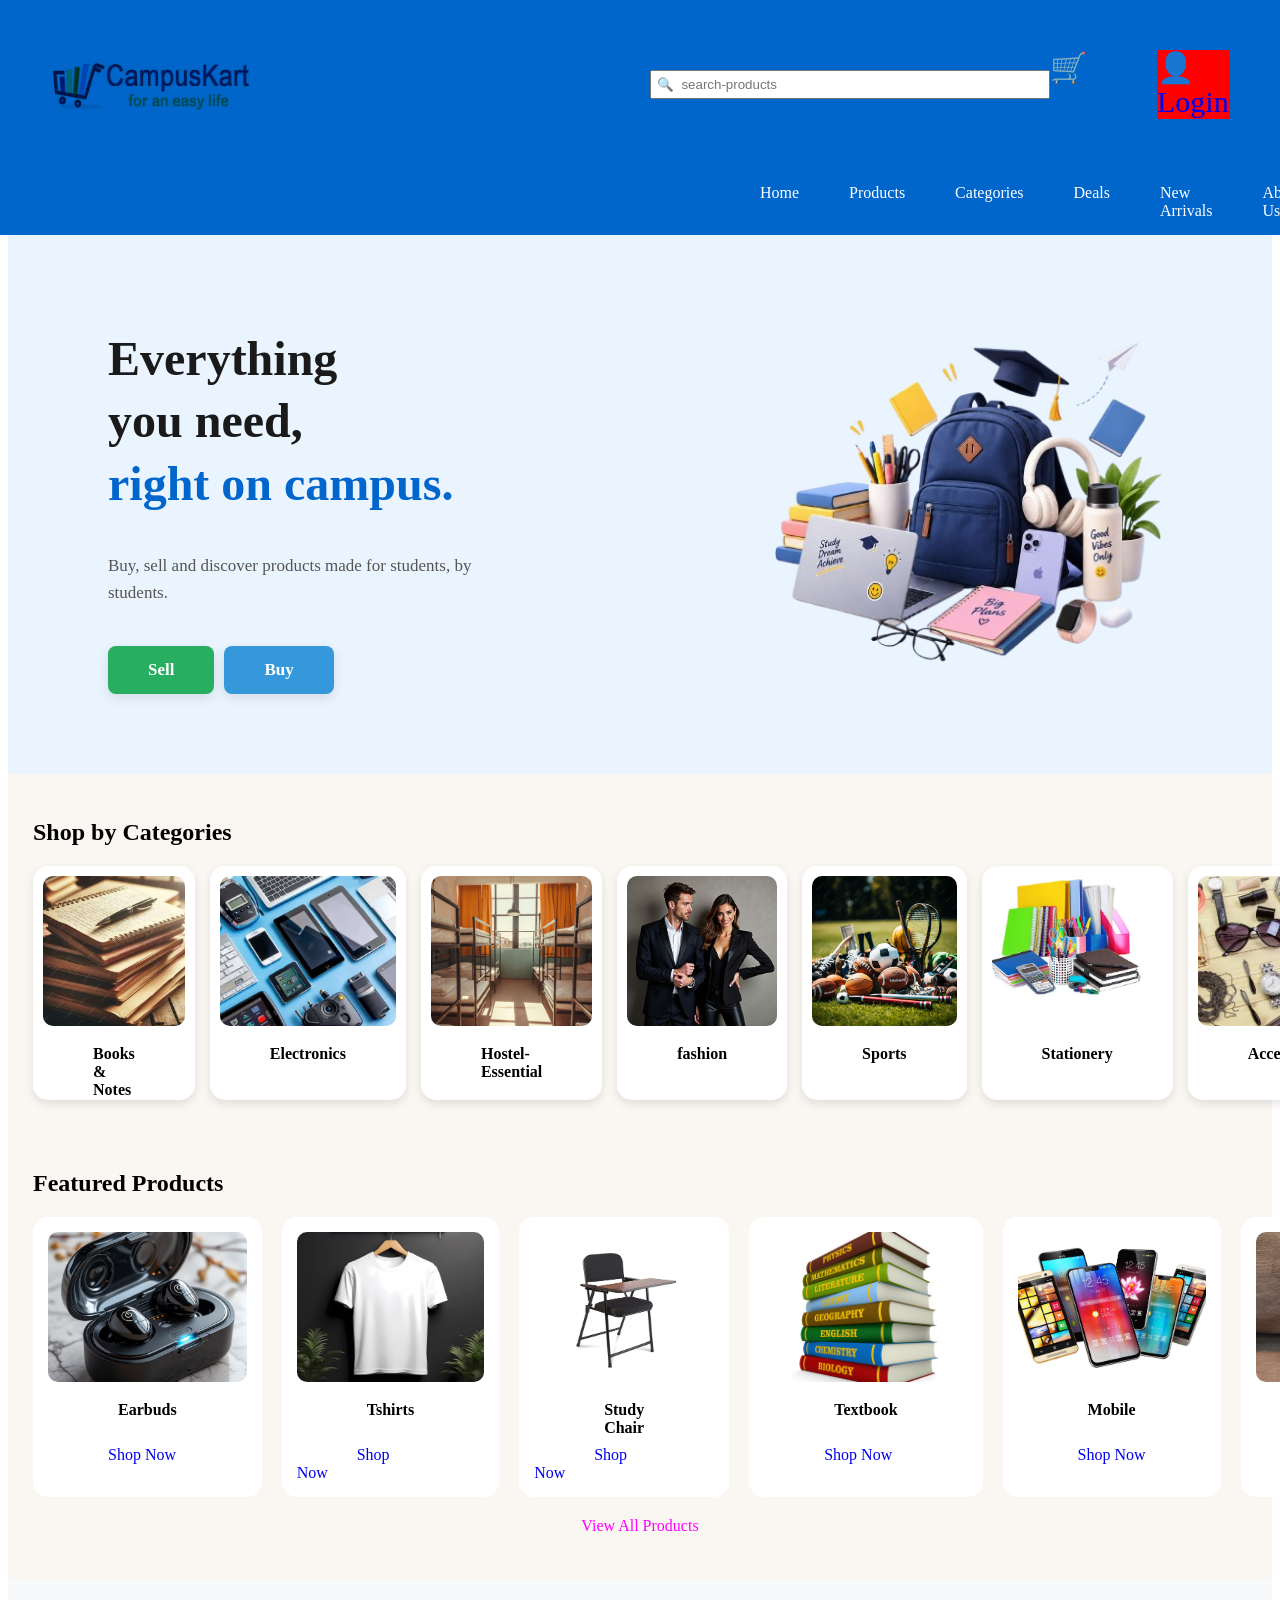
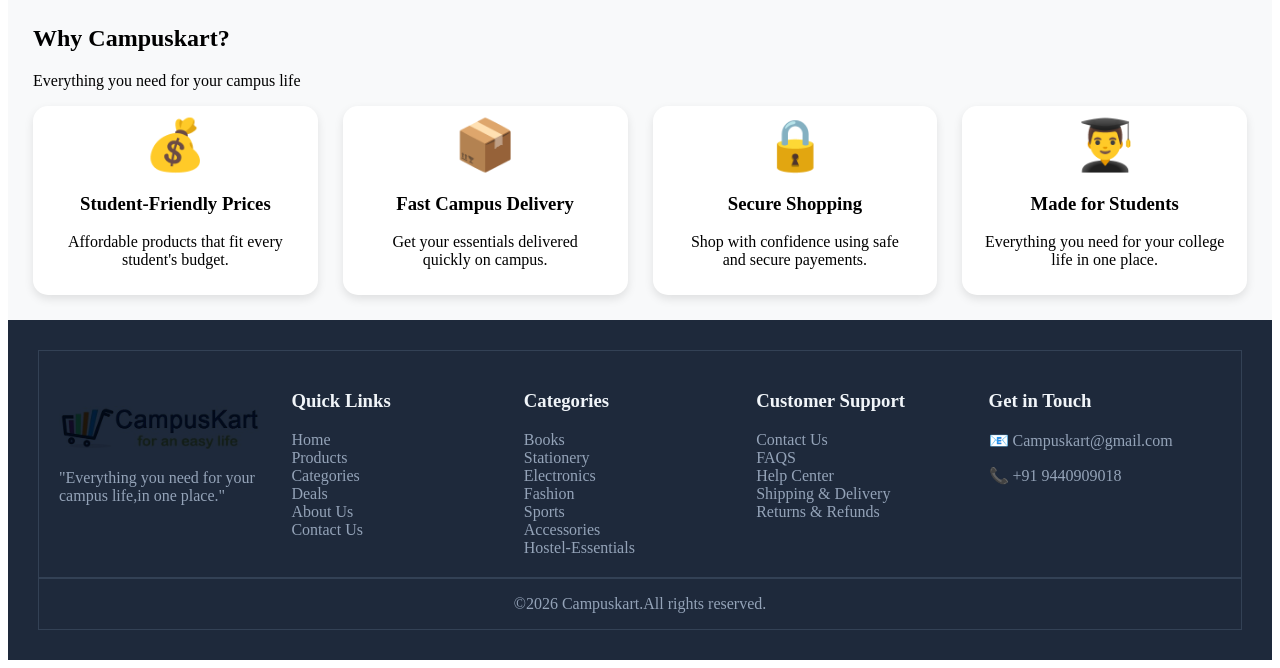
<file: index.html>
<!DOCTYPE html>
<html>
    <head>
        <title>CampusKart</title>
        <link rel="stylesheet" href="style.css">
         <link rel="stylesheet" href="header.css">
        <meta charset="UTF-8">
        <meta name="viewport" content="width=device-width,initial-scale=1.0">
    </head>
<body>
    <header>
        <div class="header-top">
        <img src="images/Campuskart-logo.jpg" width="200px" height="50px">
        <form class="search-box" id="searchForm" action="products.html">
            <input type="text" id="searchInput" name="search" placeholder="&#128269;&nbsp;&nbsp;search-products" >
        </form>
        <div class="actions">
        <a href="#">🛒</a>
        <a href="login.html" class="login-btn">&#128100; Login</a>
        </div>
        </div>
        <nav>
            <a href="index.html">Home</a>
            <a href="products.html">Products</a>
            <a href="categories.html">Categories</a>
            <a href="#">Deals</a>
            <a href="#">New Arrivals</a>
            <a href="about-us.html">About Us</a>
        </nav>
        </header>
        <main>
        <section class="hero">
    <div class="hero-left">
        <h1>Everything <br>you need, <br><span class="blue-text">right on campus.</span></h1>
        <p>Buy, sell and discover products made for students, by students.</p>

        <div class="hero-buttons">
            <a href="sell.html" class="hero-btn sell-btn">Sell</a>
            <a href="products.html" class="hero-btn buy-btn">Buy</a>
        </div>
    </div>

    <div class="hero-right">
        <img src="images/home.jpg" alt="CampusKart Hero" width="600" height="400">
    </div>
</section>
        <section class="categories">
            <h2>Shop by Categories</h2>
            <div class="category-container">
                <div class="category-card">
                    <img src="images/Books.jpg" alt="Books">
                    <h3>Books & Notes</h3>
                </div>
                <div class="category-card">
                    <img src="images/Electronics.jpg" alt="electronics">
                    <h3>Electronics</h3>
                </div>
                <div class="category-card">
                    <img src="images/Hostel-Essential.jpg" alt="hostel-essentials">
                    <h3>Hostel-Essential</h3>
                </div>
                <div class="category-card">
                    <img src="images/Fashion.jpg" alt="fashion">
                    <h3>fashion</h3>
                </div>
                <div class="category-card">
                    <img src="images/Sports.jpg" alt="sports">
                    <h3>Sports</h3>
                </div>
                <div class="category-card">
                    <img src="images/Stationery.jpg" alt="stationery">
                    <h3>Stationery</h3>
                </div>
                <div class="category-card">
                    <img src="images/Accessories.jpg" alt="Accessories">
                    <h3>Accessories</h3>
                </div>

        </section>
        <section class="featured-products">
            <h2>Featured Products</h2>
            <div class="products-container">
                <div class="products-card">
                    <img src="images/Earbuds.jpg" alt="Earbuds">
                    <h3>Earbuds</h3>
                    <a href="#">Shop Now</a>
                </div>
                <div class="products-card">
                    <img src="images/Tshirts.jpg" alt="tshirts">
                    <h3>Tshirts</h3>
                    <a href="#">Shop Now</a>
                </div>
                <div class="products-card">
                    <img src="images/Study-chair.jpg" alt="Study-chair">
                    <h3>Study Chair</h3>
                    <a href="#">Shop Now</a>
                </div>
                <div class="products-card">
                    <img src="images/Textbook.jpg" alt="Textbook">
                    <h3>Textbook</h3>
                    <a href="#">Shop Now</a>
                </div>
                <div class="products-card">
                    <img src="images/Mobile.jpg" alt="mobile">
                    <h3>Mobile</h3>
                    <a href="#">Shop Now</a>
                </div>
                <div class="products-card">
                    <img src="images/Calculator.jpg" alt="Calculator">
                    <h3>Calculator</h3>
                    <a href="#">Shop Now</a>
                </div>
            </div>
            <div class="view-all-products">
             <a href="products.html"><span style="color:rgb(255, 0, 255)">View All Products</span></a>
            </div>
        </section>
        <section class="why-campus">
            <h2>Why Campuskart?</h2>
            <p class="subtitle">Everything you need for your campus life</p>
            <div class="why-container">
                <div class="why-card">
                    <div class="why-icon">💰</div>
                    <h3>Student-Friendly Prices</h3>
                    <p>Affordable products that fit every<br> student's budget.</p>
                </div>
                <div class="why-card">
                    <div class="why-icon">📦</div>
                    <h3>Fast Campus Delivery</h3>
                    <p>Get your essentials delivered <br>quickly on campus.</p>
                </div>
                <div class="why-card">
                    <div class="why-icon">🔒</div>
                    <h3>Secure Shopping</h3>
                    <p>Shop with confidence using safe<br> and secure payements.</p>
                </div>
                 <div class="why-card">
                    <div class="why-icon">👨‍🎓</div>
                    <h3>Made for Students</h3>
                    <p>Everything you need for your college<br> life in one place.</p>
                </div>
                
            </div>
        </section>
        </main>
        <footer class="footer">
            <div class="footer-row-1">
                <div class="footer-column logo-column" >
                    <img src="images/Campuskart-logo.jpg" alt="logo">
                    <p>"Everything you need for your<br>campus life,in one place."</p>
                </div>
                <div class="footer-column">
                    <h3>Quick Links</h3>
                    <a href="">Home</a>
                    <a href="">Products</a>
                    <a href="">Categories</a>
                    <a href="">Deals</a>
                    <a href="">About Us</a>
                    <a href="">Contact Us</a>
                </div>
                <div class="footer-column">
                    <h3>Categories</h3>
                    <a href="">Books</a>
                    <a href="">Stationery</a>
                    <a href="">Electronics</a>
                    <a href="">Fashion</a>
                    <a href="">Sports</a>
                    <a href="">Accessories</a>
                    <a href="">Hostel-Essentials</a>
                </div>
                <div class="footer-column">
                    <h3>Customer Support</h3>
                    <a href="">Contact Us</a>
                    <a href="">FAQS</a>
                    <a href="">Help Center</a>
                    <a href="">Shipping & Delivery</a>
                    <a href="">Returns & Refunds</a>
                </div>
                <div class="footer-column">
                    <h3>Get in Touch</h3>
                    <p>📧 Campuskart@gmail.com</p>
                    <p>📞 +91 9440909018</p>
                </div>
            </div>
                <div class="footer-row-2">
                    <p>©️2026 Campuskart.All rights reserved.</p>
                </div>
            </div>
        </footer>
        <script src="auth.js"></script>
</body>
</file>
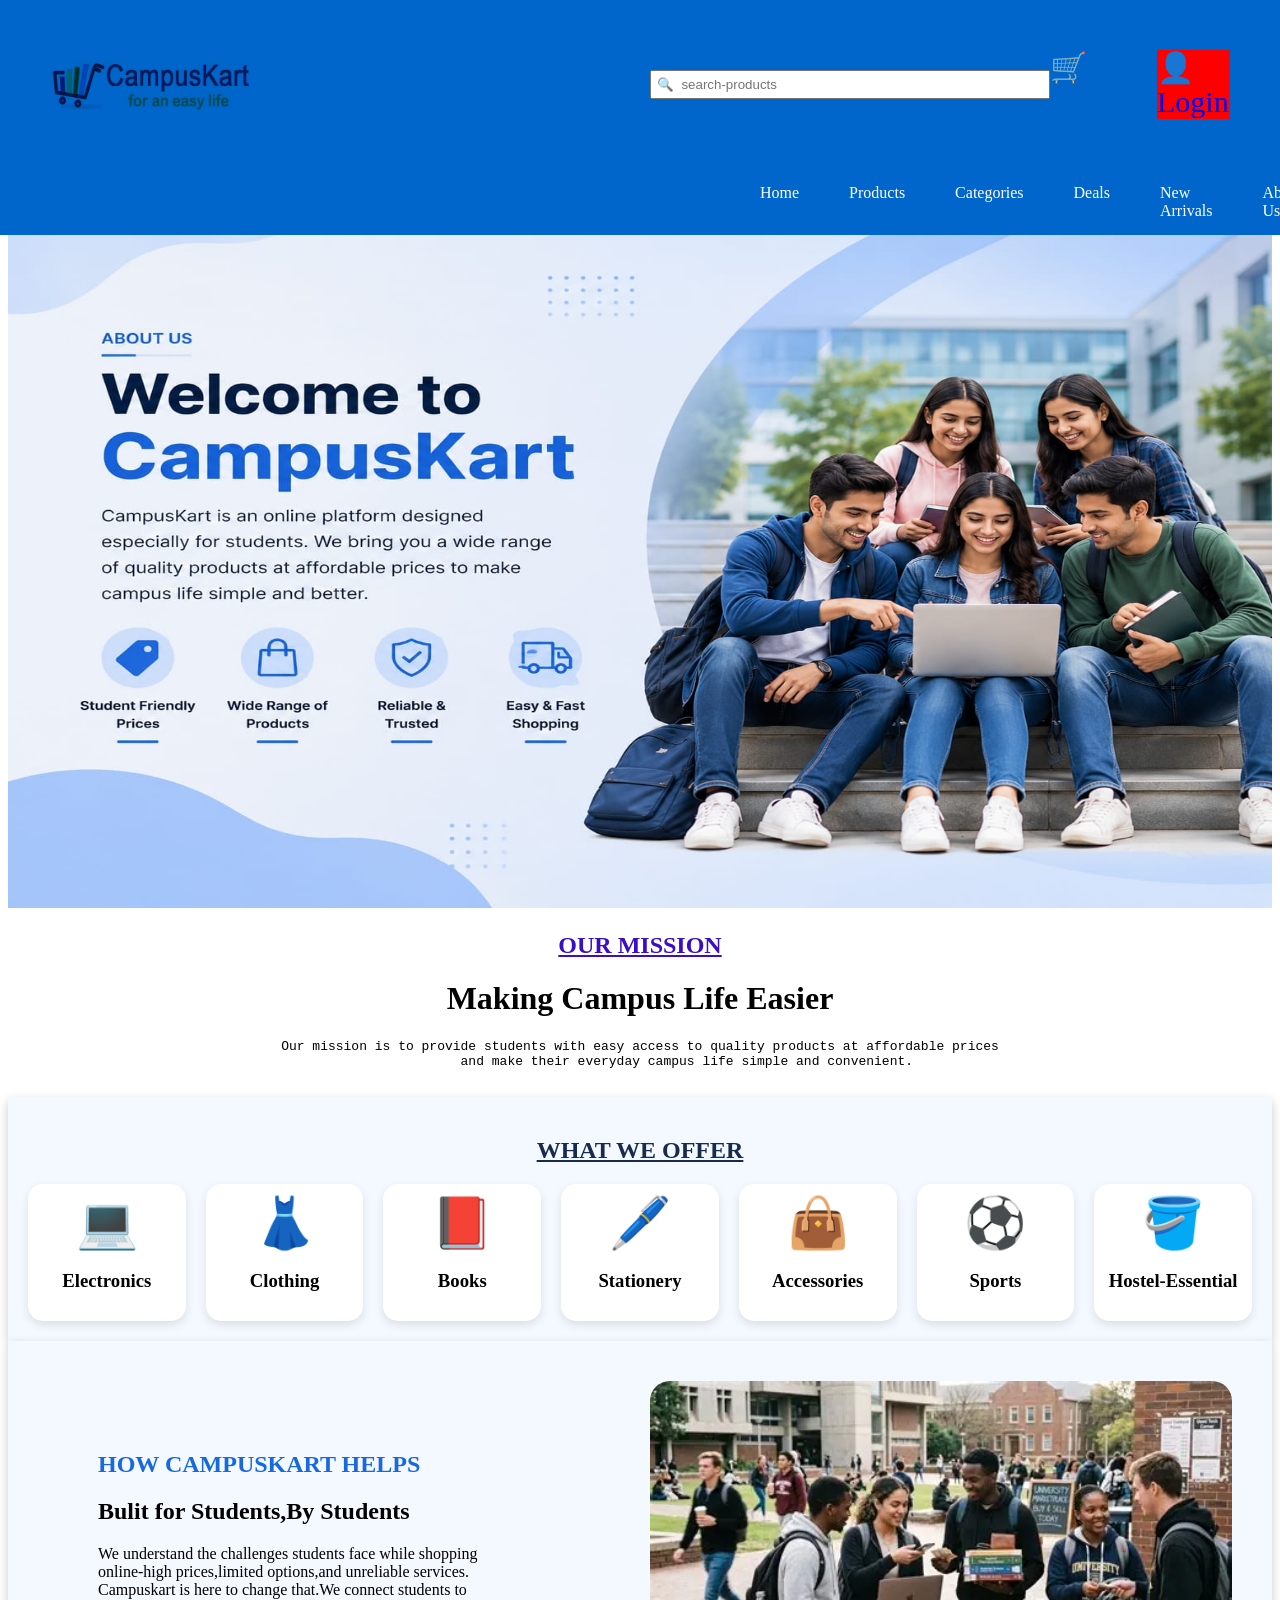
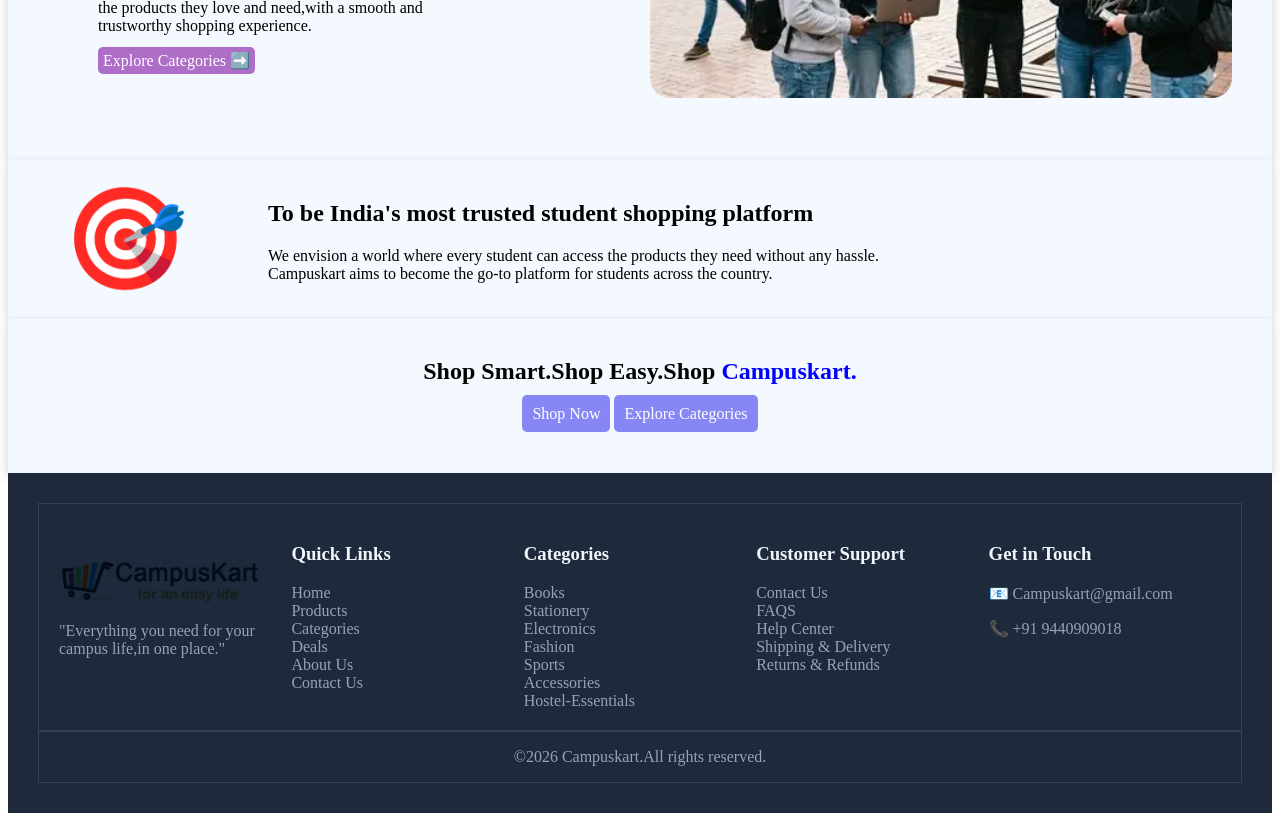
<file: about-us.html>
<!DOCTYPE html>
<html>
    <head>
        <title>CampusKart</title>
        <link rel="stylesheet" href="about-us.css">
        <link rel="stylesheet" href="header.css">
        <link rel="stylesheet" href="footer.css">
    </head>
<body>
    <header>
        <div class="header-top">
        <img src="images/Campuskart-logo.jpg" width="200px" height="50px" action="products.html">
        <form class="search-box" id="searchForm" action="products.html" >
            <input type="text" name="search" placeholder="&#128269;&nbsp;&nbsp;search-products" >
        </form>
        <div class="actions">
        <a href="#">🛒</a>
        <a href="login.html" class="login-btn">&#128100; Login</a>
        </div>
        </div>
        <nav>
            <a href="index.html">Home</a>
            <a href="products.html">Products</a>
            <a href="categories.html">Categories</a>
            <a href="#">Deals</a>
            <a href="#">New Arrivals</a>
            <a href="about-us">About Us</a>
        </nav>
        </header>
        <main>
        <section class="hero">
            <img src="images/hero-section.jpg" alt="image not found">
        </section>
        <seection class="our-mission">
            <h2>OUR MISSION</h2>
            <h1>Making Campus Life Easier</h1>
            <pre>Our mission is to provide students with easy access to quality products at affordable prices
            and make their everyday campus life simple and convenient.
            </pre>
        </seection>
        <section class="we-offer">
            <h2>WHAT WE OFFER</h2>
            <div class="category-container">
                <div class="category-card">
                    <div class="icon">💻</div>
                    <h3>Electronics</h3>
                </div>
                <div class="category-card">
                    <div class="icon">👗</div>
                    <h3>Clothing</h3>
                </div>
                <div class="category-card">
                    <div class="icon">📕</div>
                    <h3>Books</h3>
                </div>
                <div class="category-card">
                    <div class="icon">🖊️</div>
                    <h3>Stationery</h3>
                </div>
                <div class="category-card">
                    <div class="icon">👜</div>
                    <h3>Accessories</h3>
                </div>
                <div class="category-card">
                    <div class="icon">⚽</div>
                    <h3>Sports</h3>
                </div>
                <div class="category-card">
                    <div class="icon">🪣</div>
                    <h3>Hostel-Essential</h3>
                </div>
            </div>
        </section>
        <section class="about-campuskart">
            <div class="about">
                <h2>HOW CAMPUSKART HELPS</h2>
                <h1>Bulit for Students,By Students</h1>
                <p>
                    We understand the challenges students face while shopping <br>
                    online-high prices,limited options,and unreliable services.<br>
                    Campuskart is here to change that.We connect students to <br>
                    the products they love and need,with a smooth and<br>
                    trustworthy shopping experience.
                </p>
                <a href="categories.html">Explore Categories ➡️</a>
            </div>
            <div class="campuskart">
                <img src="images/campus.jpg">
            </div>
        </section>
        <section class="vision">
            <div class="vision-icon">🎯</div>
            <div>
            <h1>To be India's most trusted student shopping platform</h1>
            <p>We envision a world where every student can access the products they need without any hassle.<br>
               Campuskart aims to become the go-to platform for students across the country.
            </p>
            </div>
        </section>
        <section class="section">
            <h1>Shop Smart.Shop Easy.Shop <span style="color:blue;">Campuskart.</h1>
                <a href="products.html">Shop Now</a>
                <a  href="categories.html">Explore Categories</a>
        </section>
    </main>
         <footer class="footer">
            <div class="footer-row-1">
                <div class="footer-column logo-column" >
                    <img src="images/Campuskart-logo.jpg" alt="logo">
                    <p>"Everything you need for your<br>campus life,in one place."</p>
                </div>
                <div class="footer-column">
                    <h3>Quick Links</h3>
                    <a href="">Home</a>
                    <a href="">Products</a>
                    <a href="">Categories</a>
                    <a href="">Deals</a>
                    <a href="">About Us</a>
                    <a href="">Contact Us</a>
                </div>
                <div class="footer-column">
                    <h3>Categories</h3>
                    <a href="">Books</a>
                    <a href="">Stationery</a>
                    <a href="">Electronics</a>
                    <a href="">Fashion</a>
                    <a href="">Sports</a>
                    <a href="">Accessories</a>
                    <a href="">Hostel-Essentials</a>
                </div>
                <div class="footer-column">
                    <h3>Customer Support</h3>
                    <a href="">Contact Us</a>
                    <a href="">FAQS</a>
                    <a href="">Help Center</a>
                    <a href="">Shipping & Delivery</a>
                    <a href="">Returns & Refunds</a>
                </div>
                <div class="footer-column">
                    <h3>Get in Touch</h3>
                    <p>📧 Campuskart@gmail.com</p>
                    <p>📞 +91 9440909018</p>
                </div>
            </div>
                <div class="footer-row-2">
                    <p>©️2026 Campuskart.All rights reserved.</p>
                </div>
            </div>
        </footer>
         <script src="auth.js"></script>
    </body>
</file>
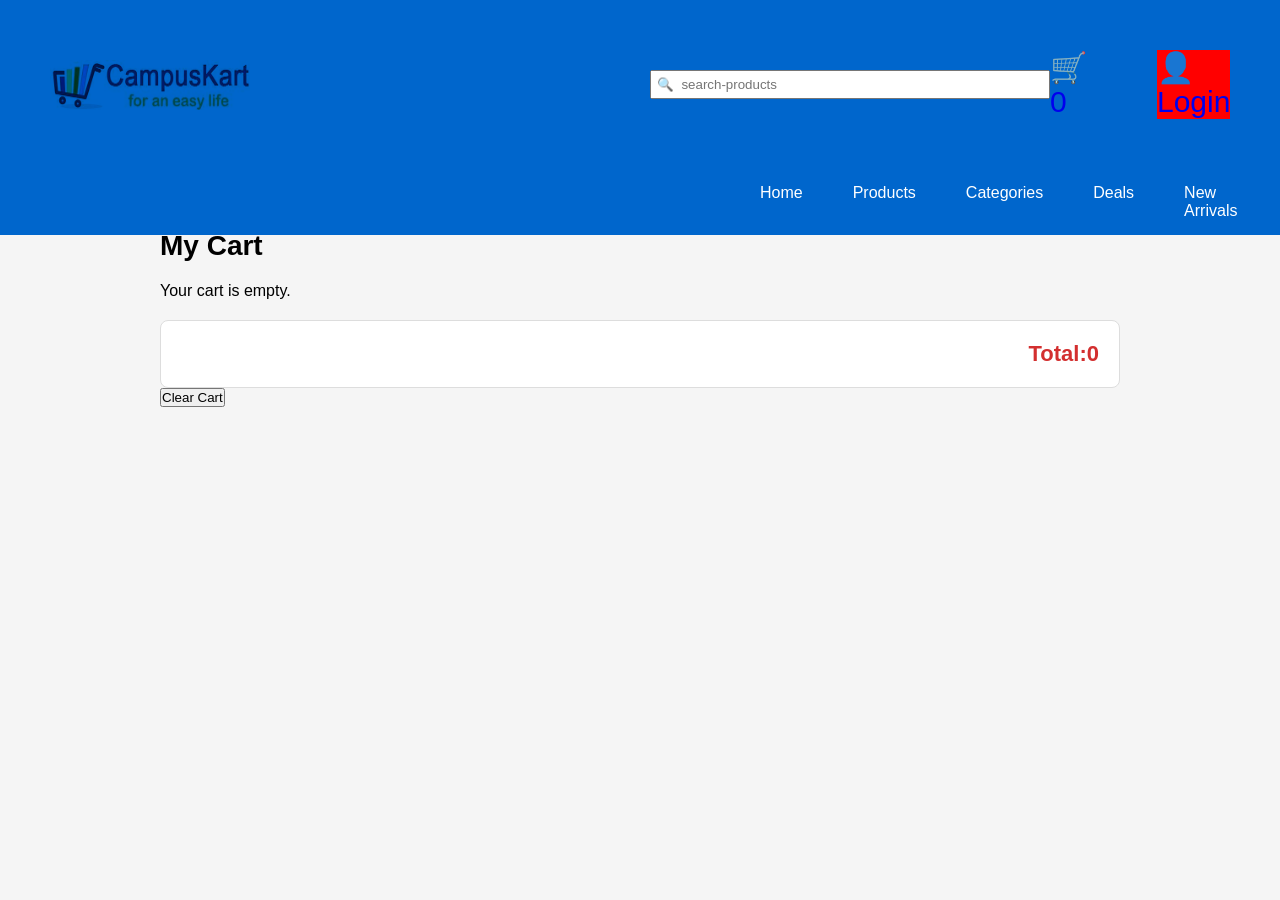
<file: cart.html>
<!DOCTYPE html>
<html>
<head>
    <meta charset="UTF-8">
    <meta name="viewport" content="width=device-width,initial-scale=1.0">
    <title>Campuskart-products</title>
    <link rel="stylesheet" href="header.css">
    <link rel="stylesheet" href="cart.css">
</head>
<body>
    <header>
        <div class="header-top">
        <img src="images/Campuskart-logo.jpg" width="200px" height="50px">
         <form class="search-box" id="serachForm">
            <input type="text" id="searchInput" placeholder="&#128269&nbsp;&nbsp;search-products" >
        </form>
        <div class="actions">
        <a href="cart.html" class="cart-pill" >🛒<span id="cartCount" class="cart-badge">0</span></a>
        <a  href="login.html"class="login-btn">&#128100; Login</a>
        </div>
        </div>
        <nav>
            <a href="index.html">Home</a>
            <a href="products.html">Products</a>
            <a href="categories.html">Categories</a>
            <a href="#">Deals</a>
            <a href="#">New Arrivals</a>
            <a href="about-us.html">About Us</a>
        </nav>
        </header>
        <main>
            <h2>My Cart</h2>
            <div id="cartContainer"></div>
            <div id="cartSummary">
                <h3>Total:<span id="cartTotal">0</span></h3>
            </div>
            <button onclick="clearCart()">Clear Cart</button>
        </main>
        <script src="cart.js"></script>
         <script src="auth.js"></script>
        </body>
        </html>
</file>
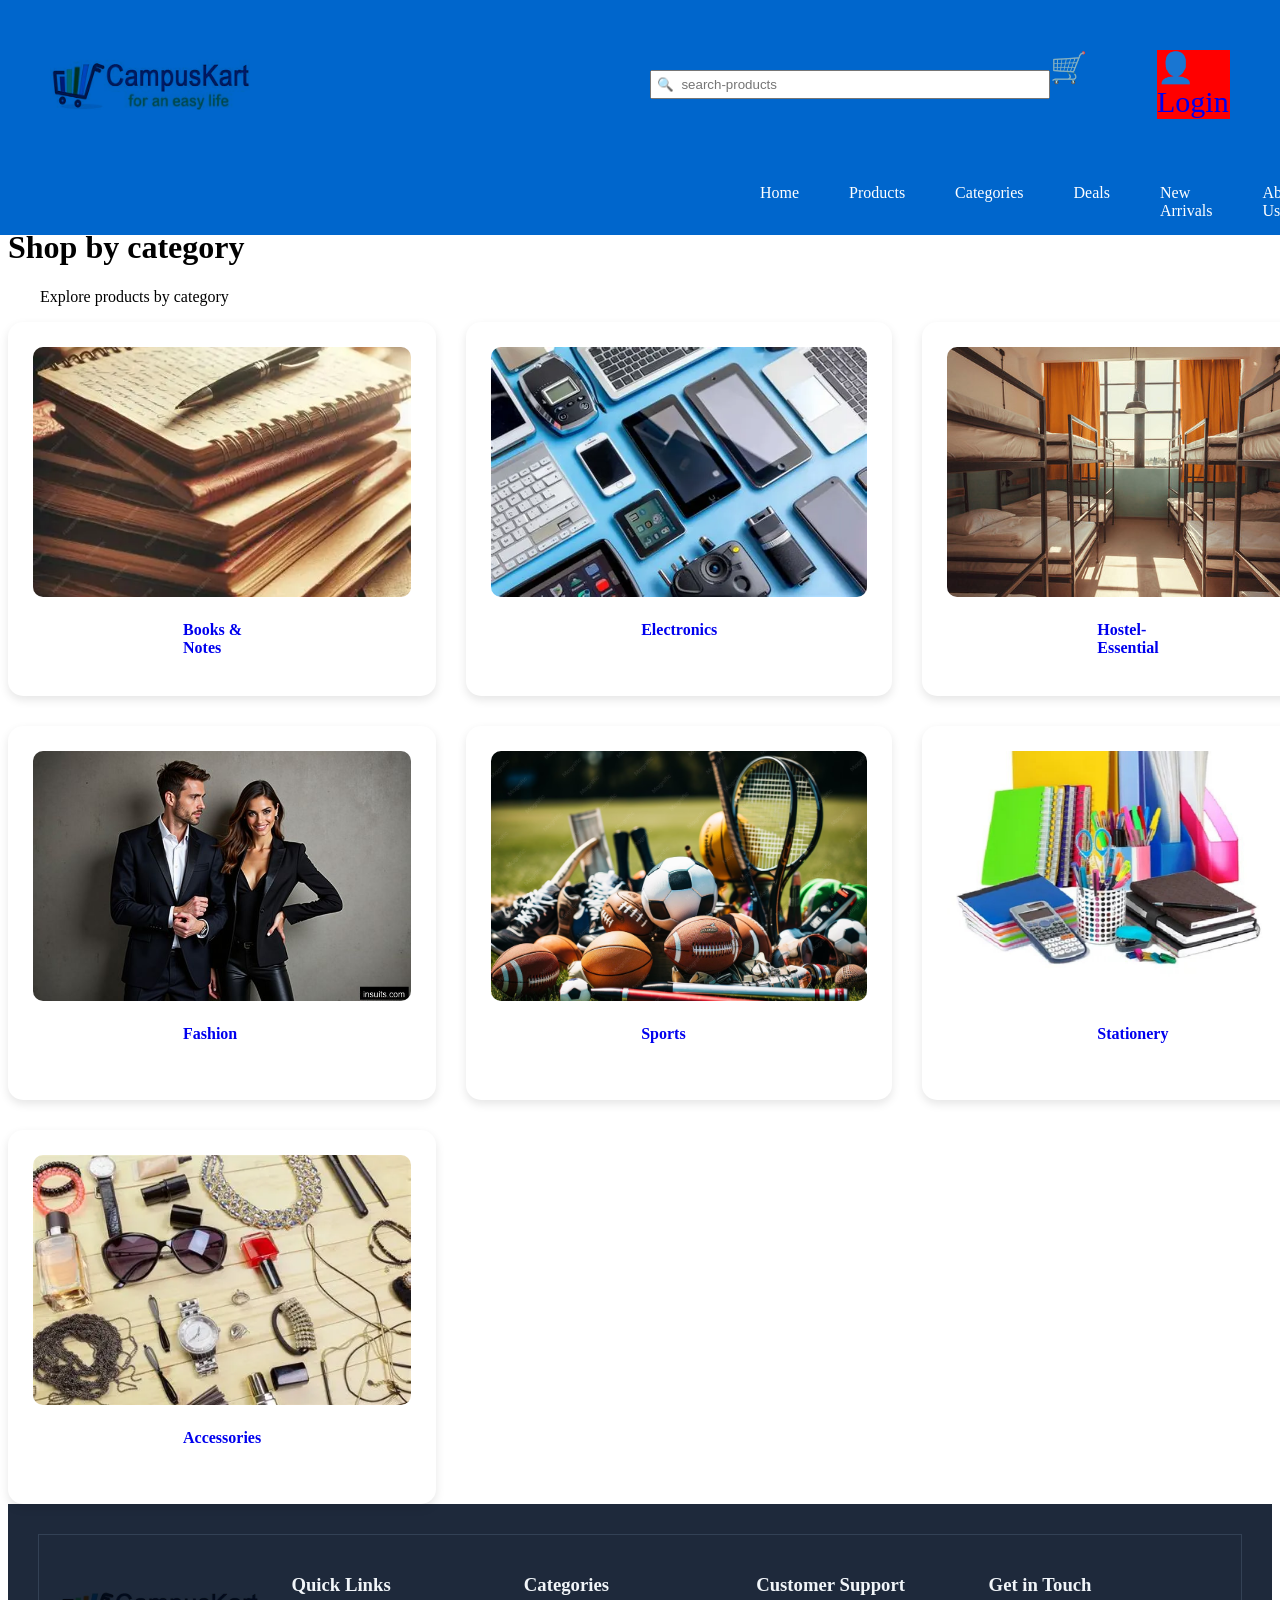
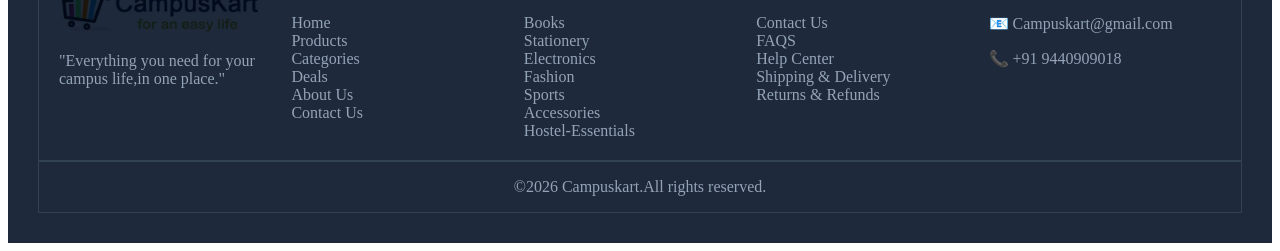
<file: categories.html>
<!DOCTYPE html>
<head>
    <meta charset="UTF-8">
    <meta name="viewport" content="width=device-width,initial-scale=1.0">
    <title>Campuskart-categories</title>
    <link rel="stylesheet" href="categories.css">
    <link rel="stylesheet" href="header.css">
    <link rel="stylesheet" href="footer.css">
</head>
<body>
    <header>
        <div class="header-top">
        <img src="images/Campuskart-logo.jpg" width="200px" height="50px">
         <form class="search-box" id="searchForm" action="products.html">
            <input type="text" id="searchInput" name="search" placeholder="&#128269;&nbsp;&nbsp;search-products" >
        </form>
        <div class="actions">
        <a href="#">🛒</a>
        <a href="login.html" class="login-btn">&#128100; Login</a>
        </div>
        </div>
        <nav>
            <a href="index.html">Home</a>
            <a href="products.html">Products</a>
            <a href="categories.html">Categories</a>
            <a href="#">Deals</a>
            <a href="#">New Arrivals</a>
            <a href="about-us.html">About Us</a>
        </nav>
    </header>
    <main>
    <secton class="categories-page">
        <h1>Shop by  category</h1>
        <p>&nbsp;&nbsp;&nbsp;&nbsp;&nbsp;&nbsp;&nbsp;&nbsp;Explore products by category</p>
            <div class="category-container">
                <a href="products.html?category=Books & Notes" class="category-card">
                    <img src="images/Books.jpg" alt="Books">
                    <h3>Books & Notes</h3>
                </a>
                <a href="products.html?category=Electronics" class="category-card">
                    <img src="images/Electronics.jpg" alt="electronics">
                    <h3>Electronics</h3>
                </a>
                <a href="products.html?category=Hostel-Essential" class="category-card">
                    <img src="images/Hostel-Essential.jpg" alt="hostel-essentials">
                    <h3>Hostel-Essential</h3>
                </a>
                <a href="products.html?category=Fashion" class="category-card">
                    <img src="images/Fashion.jpg" alt="fashion">
                    <h3>Fashion</h3>
                </a>
                <a href="products.html?category=Sports" class="category-card">
                    <img src="images/Sports.jpg" alt="sports">
                    <h3>Sports</h3>
                </a>
                <a href="products.html?category=Stationery" class="category-card">
                    <img src="images/Stationery.jpg" alt="stationery">
                    <h3>Stationery</h3>
                </a>
                <a href="products.html?category=Accesories" class="category-card">
                    <img src="images/Accessories.jpg" alt="Accessories">
                    <h3>Accessories</h3>
                </a>
    </section>
</main>
 <footer class="footer">
            <div class="footer-row-1">
                <div class="footer-column logo-column" >
                    <img src="images/Campuskart-logo.jpg" alt="logo">
                    <p>"Everything you need for your<br>campus life,in one place."</p>
                </div>
                <div class="footer-column">
                    <h3>Quick Links</h3>
                    <a href="">Home</a>
                    <a href="">Products</a>
                    <a href="">Categories</a>
                    <a href="">Deals</a>
                    <a href="">About Us</a>
                    <a href="">Contact Us</a>
                </div>
                <div class="footer-column">
                    <h3>Categories</h3>
                    <a href="">Books</a>
                    <a href="">Stationery</a>
                    <a href="">Electronics</a>
                    <a href="">Fashion</a>
                    <a href="">Sports</a>
                    <a href="">Accessories</a>
                    <a href="">Hostel-Essentials</a>
                </div>
                <div class="footer-column">
                    <h3>Customer Support</h3>
                    <a href="">Contact Us</a>
                    <a href="">FAQS</a>
                    <a href="">Help Center</a>
                    <a href="">Shipping & Delivery</a>
                    <a href="">Returns & Refunds</a>
                </div>
                <div class="footer-column">
                    <h3>Get in Touch</h3>
                    <p>📧 Campuskart@gmail.com</p>
                    <p>📞 +91 9440909018</p>
                </div>
            </div>
                <div class="footer-row-2">
                    <p>©️2026 Campuskart.All rights reserved.</p>
                </div>
            </div>
        </footer>
         <script src="auth.js"></script>
    </body>
</file>
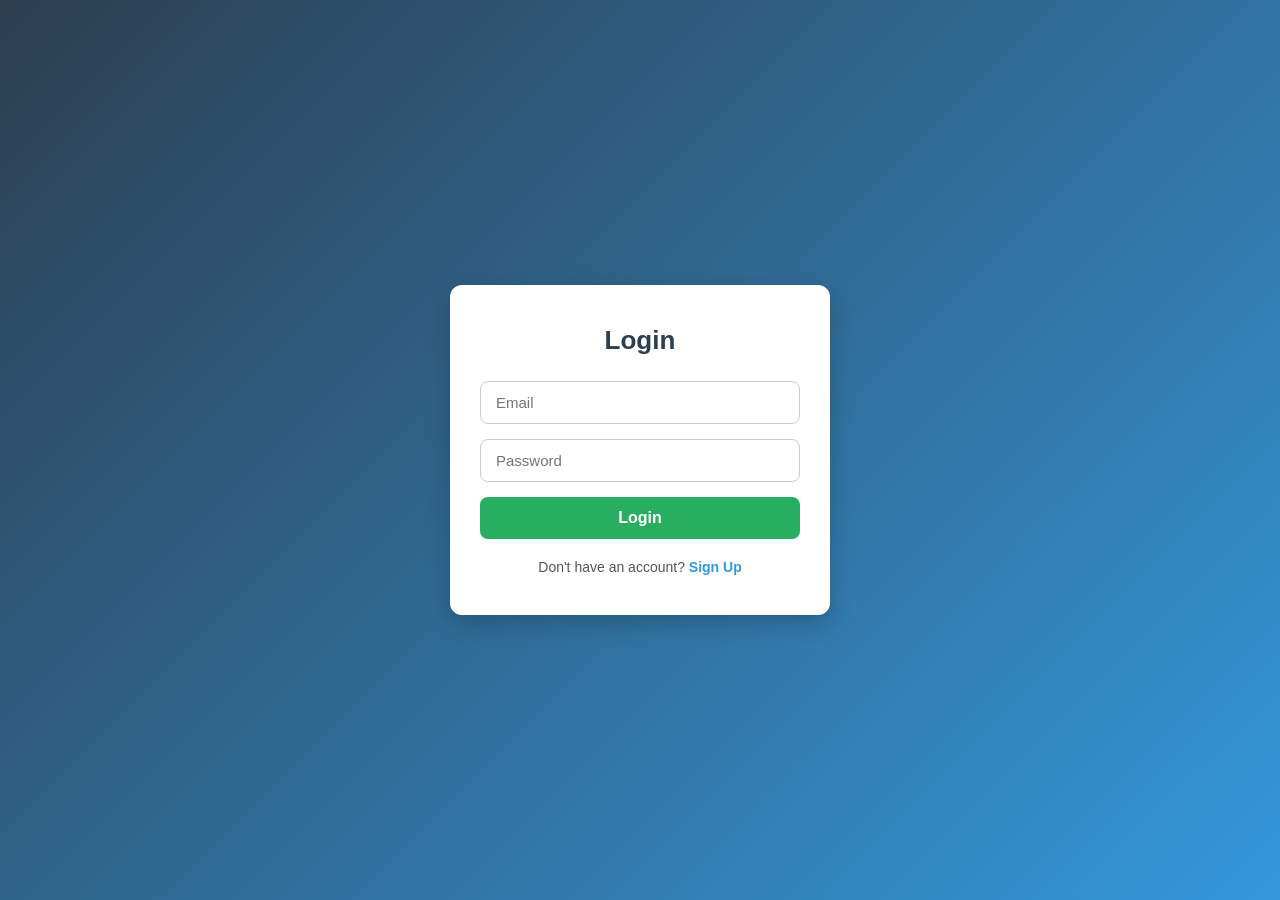
<file: login.html>
<!DOCTYPE html>
<html>
<head>
    <meta charset="UTF-8">
    <meta name="viewport" content="width=device-width, initial-scale=1.0">
    <title>Login - CampusKart</title>
    <link rel="stylesheet" href="login.css">
</head>
<body>
    <div class="auth-container">
        <h2>Login</h2>
        <form id="loginForm">
            <input type="email" id="loginEmail" placeholder="Email" required>
            <input type="password" id="loginPassword" placeholder="Password" required>
            <button type="submit">Login</button>
        </form>
        <p>Don't have an account? <a href="signup.html">Sign Up</a></p>
    </div>

    <script src="login.js"></script>
</body>
</html>
</file>
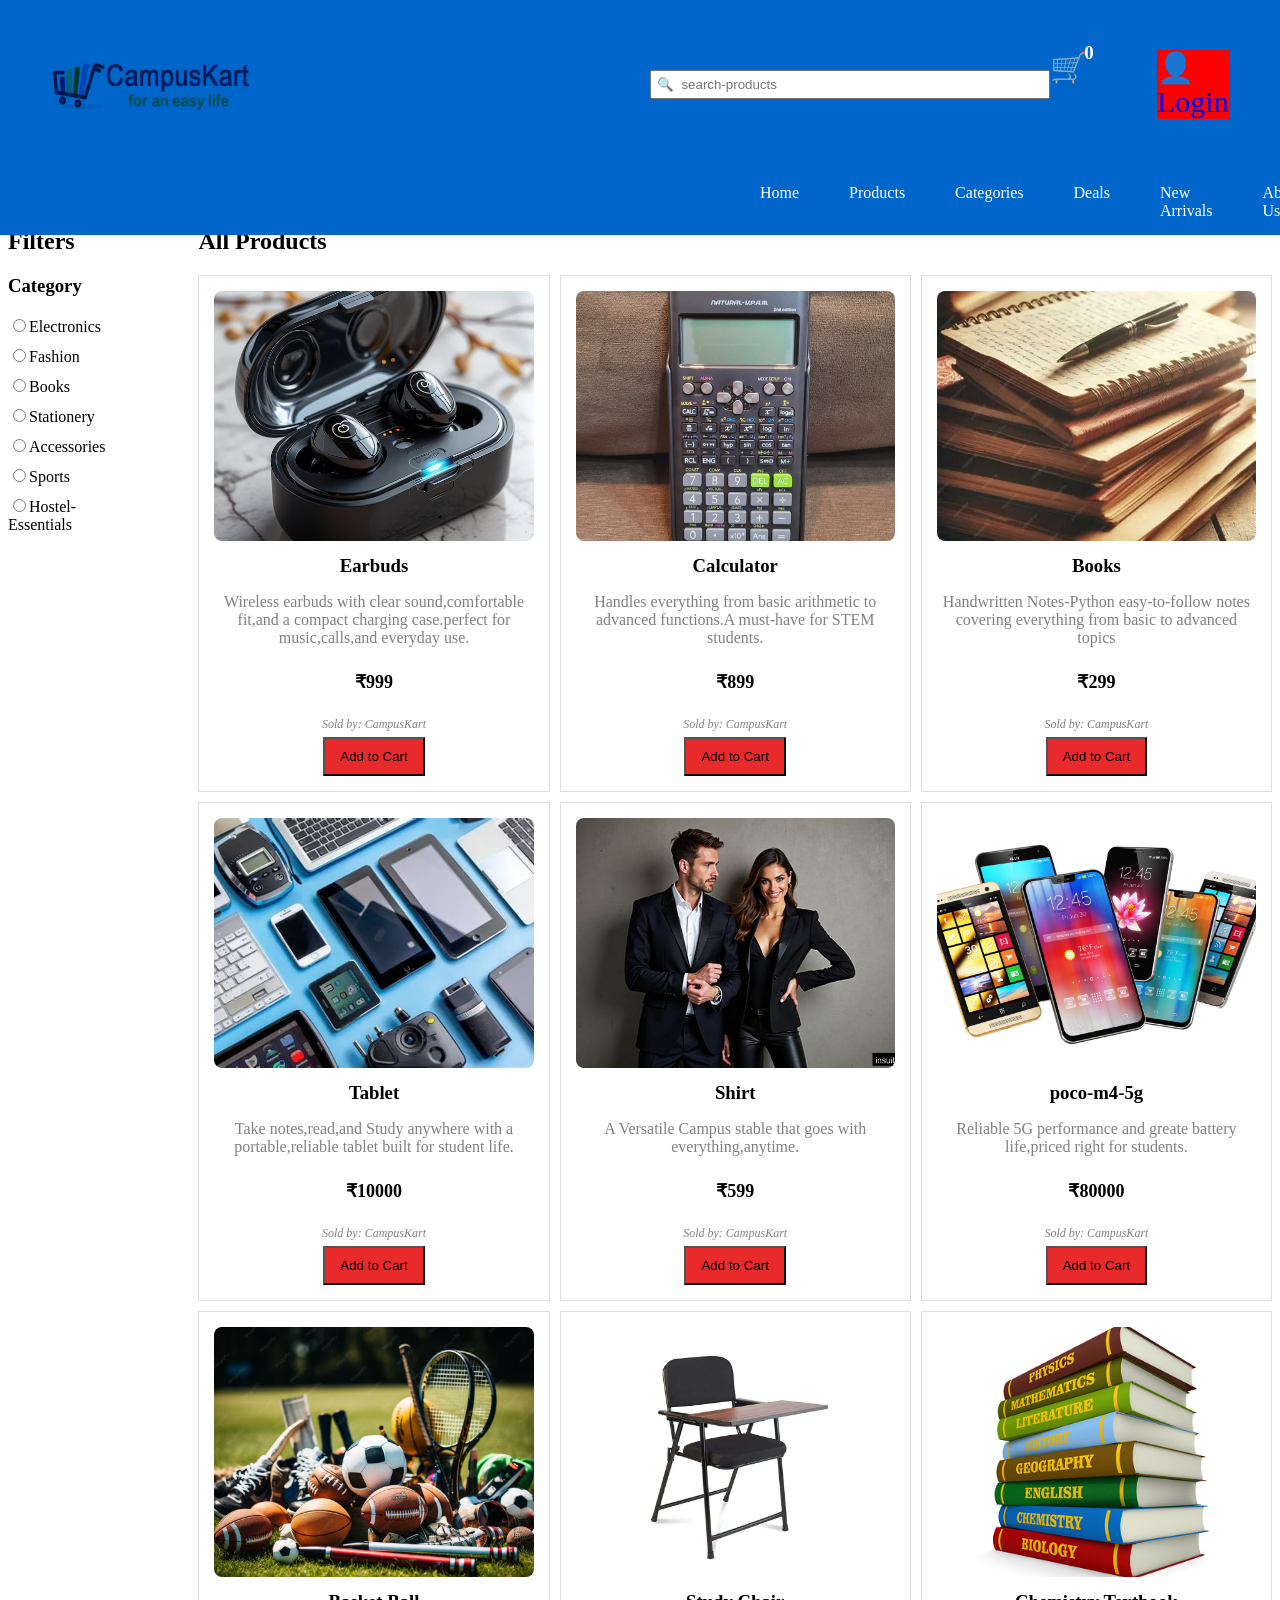
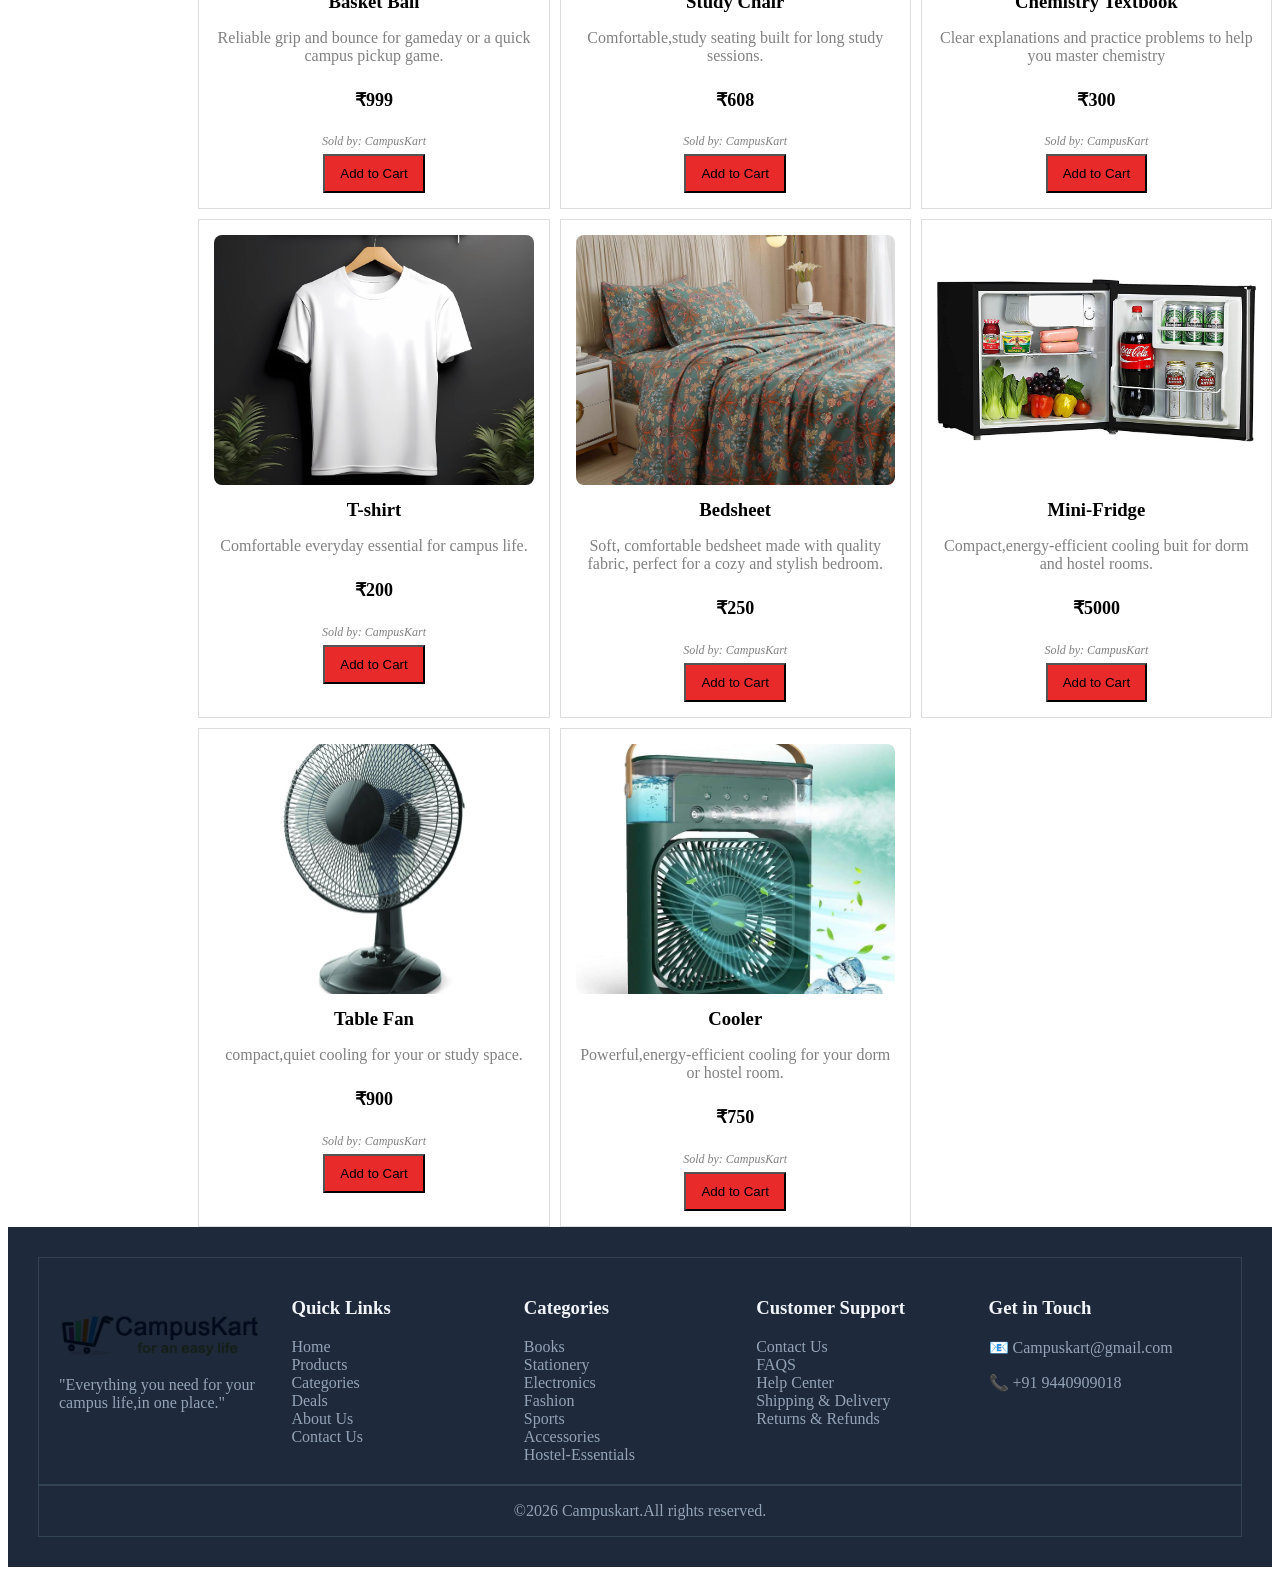
<file: products.html>
<!DOCTYPE html>
<html>
<head>
    <meta charset="UTF-8">
    <meta name="viewport" content="width=device-width,initial-scale=1.0">
    <title>Campuskart-products</title>
    <link rel="stylesheet" href="products.css">
    <link rel="stylesheet" href="header.css">
    <link rel="stylesheet" href="footer.css">
    <link rel="stylesheet" href="header.css">
</head>
<body>
    <header>
        <div class="header-top">
        <img src="images/Campuskart-logo.jpg" width="200px" height="50px">
         <div class="search-box" >
            <input type="text" id="searchInput"  placeholder="&#128269;&nbsp;&nbsp;search-products" >
         </div>
        <div class="actions">
        <a href="cart.html" class="cart-pill" >🛒<span id="cartCount" class="cart-badge">0</span></a>
        <a href="login.html" class="login-btn">&#128100; Login</a>
        </div>
        </div>
        <nav>
            <a href="index.html">Home</a>
            <a href="products.html">Products</a>
            <a href="categories.html">Categories</a>
            <a href="#">Deals</a>
            <a href="#">New Arrivals</a>
            <a href="about-us.html">About Us</a>
        </nav>
        </header>
        <main>
            <div class="products-container">
                <aside class="filter-section">
                    <h2>Filters</h2>
                    <section class="filter-category">
                        <h3>Category</h3>
                        <label>
                            <input type="radio" name="category" onclick="filterProducts('Electronics')">Electronics
                        </label>
                        <label>
                            <input type="radio"  name="category" onclick="filterProducts('Fashion')">Fashion
                        </label>
                        <label>
                            <input type="radio"  name="category" onclick="filterProducts('Books')">Books
                        </label>
                        <label>
                            <input type="radio"  name="category" onclick="filterProducts('Stationery')">Stationery
                        </label>
                        <label>
                            <input type="radio" name="category" onclick="filterProducts('Accessories')" >Accessories
                        </label>
                        <label>
                            <input type="radio"  name="category" onclick="filterProducts('Sports')">Sports
                        </label>
                        <label>
                            <input type="radio"  name="category" onclick="filterProducts('Hostel-Essentials')">Hostel-Essentials
                        </label>
                    </section>
                </aside>
                <div>
                <h2>All Products</h2>
                <div id="productgrid"></div>
                </div>
                </div>
                </main>
                 <footer class="footer">
            <div class="footer-row-1">
                <div class="footer-column logo-column" >
                    <img src="images/Campuskart-logo.jpg" alt="logo">
                    <p>"Everything you need for your<br>campus life,in one place."</p>
                </div>
                <div class="footer-column">
                    <h3>Quick Links</h3>
                    <a href="">Home</a>
                    <a href="">Products</a>
                    <a href="">Categories</a>
                    <a href="">Deals</a>
                    <a href="">About Us</a>
                    <a href="">Contact Us</a>
                </div>
                <div class="footer-column">
                    <h3>Categories</h3>
                    <a href="">Books</a>
                    <a href="">Stationery</a>
                    <a href="">Electronics</a>
                    <a href="">Fashion</a>
                    <a href="">Sports</a>
                    <a href="">Accessories</a>
                    <a href="">Hostel-Essentials</a>
                </div>
                 <div class="footer-column">
                    <h3>Customer Support</h3>
                    <a href="">Contact Us</a>
                    <a href="">FAQS</a>
                    <a href="">Help Center</a>
                    <a href="">Shipping & Delivery</a>
                    <a href="">Returns & Refunds</a>
                </div>
                <div class="footer-column">
                    <h3>Get in Touch</h3>
                    <p>📧 Campuskart@gmail.com</p>
                    <p>📞 +91 9440909018</p>
                </div>
            </div>
                <div class="footer-row-2">
                    <p>©️2026 Campuskart.All rights reserved.</p>
                </div>
            </div>
        </footer>
         <script src="products.js"></script>
         <script src="auth.js"></script>
        </body>
     </html>
</file>
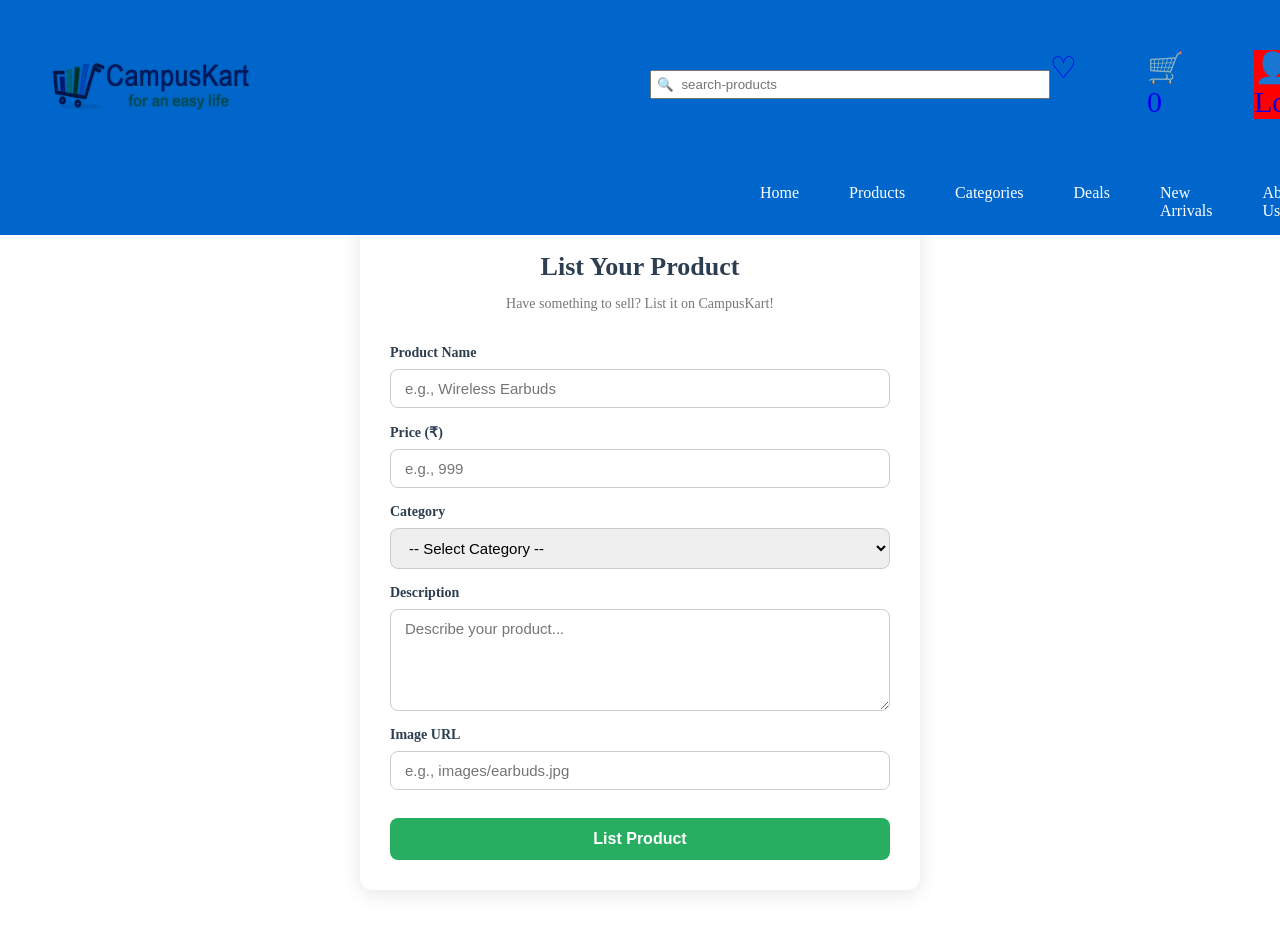
<file: sell.html>
<!DOCTYPE html>
<html>
<head>
    <meta charset="UTF-8">
    <meta name="viewport" content="width=device-width, initial-scale=1.0">
    <title>Sell Product - CampusKart</title>
    <link rel="stylesheet" href="header.css">
    <link rel="stylesheet" href="sell.css">
</head>
<body>
    <header>
        <div class="header-top">
            <img src="images/Campuskart-logo.jpg" width="200px" height="50px">
            <form class="search-box" id="searchForm" action="products.html">
                <input type="text" id="searchInput" name="search" placeholder="&#128269;&nbsp;&nbsp;search-products">
            </form>
            <div class="actions">
                <a href="#">&#9825</a>
                <a href="cart.html" class="cart-pill">🛒<span id="cartCount" class="cart-badge">0</span></a>
                <a href="login.html" class="login-btn">&#128100; Login</a>
            </div>
        </div>
        <nav>
            <a href="index.html">Home</a>
            <a href="products.html">Products</a>
            <a href="categories.html">Categories</a>
            <a href="#">Deals</a>
            <a href="#">New Arrivals</a>
            <a href="about-us.html">About Us</a>
        </nav>
    </header>

    <main>
        <div class="sell-container">
            <h2>List Your Product</h2>
            <p class="subtitle">Have something to sell? List it on CampusKart!</p>

            <form id="sellForm">
                <label>Product Name</label>
                <input type="text" id="productName" placeholder="e.g., Wireless Earbuds" required>

                <label>Price (₹)</label>
                <input type="number" id="productPrice" placeholder="e.g., 999" required>

                <label>Category</label>
                <select id="productCategory" required>
                    <option value="">-- Select Category --</option>
                    <option value="Electronics">Electronics</option>
                    <option value="Fashion">Fashion</option>
                    <option value="Books">Books</option>
                    <option value="Stationery">Stationery</option>
                    <option value="Accessories">Accessories</option>
                    <option value="Sports">Sports</option>
                    <option value="Hostel-Essentials">Hostel-Essentials</option>
                </select>

                <label>Description</label>
                <textarea id="productDescription" placeholder="Describe your product..." required></textarea>

                <label>Image URL</label>
                <input type="text" id="productImage" placeholder="e.g., images/earbuds.jpg" required>

                <button type="submit">List Product</button>
            </form>
        </div>
    </main>

    <script src="sell.js"></script>
    <script src="auth.js"></script>
</body>
</html>
</file>
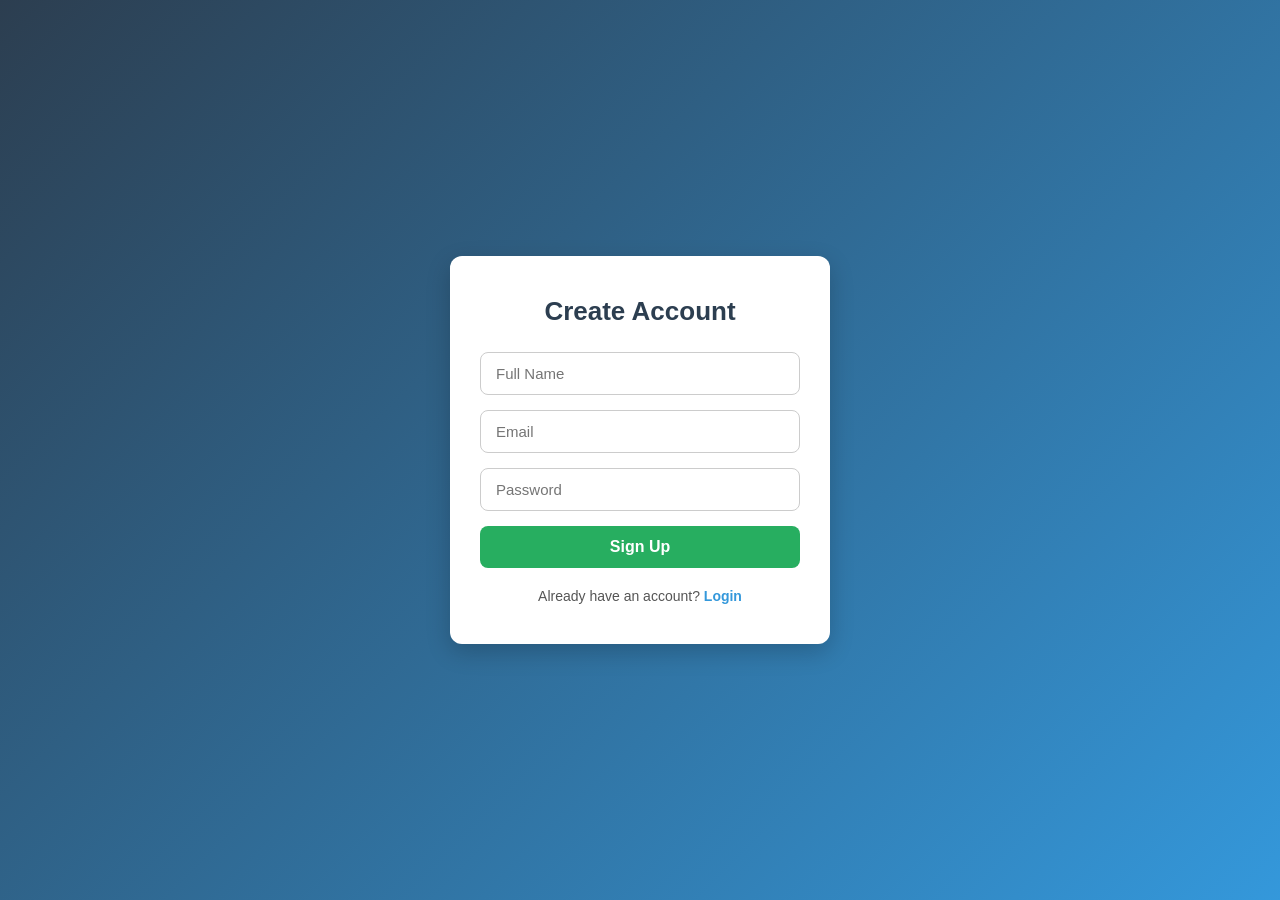
<file: signup.html>
<!DOCTYPE html>
<html>
<head>
    <meta charset="UTF-8">
    <meta name="viewport" content="width=device-width, initial-scale=1.0">
    <title>Sign Up - CampusKart</title>
    <link rel="stylesheet" href="login.css">
</head>
<body>
    <div class="auth-container">
        <h2>Create Account</h2>
        <form id="signupForm">
            <input type="text" id="signupName" placeholder="Full Name" required>
            <input type="email" id="signupEmail" placeholder="Email" required>
            <input type="password" id="signupPassword" placeholder="Password" required>
            <button type="submit">Sign Up</button>
        </form>
        <p>Already have an account? <a href="login.html">Login</a></p>
    </div>

    <script src="login.js"></script>
</body>
</html>
</file>
<file: style.css>
header{
     background-color:#0066cc; 
     position:fixed;
     top:0;
     left:0;
     width:100%;
     z-index:1000;  
}
.header-top{
    display:flex;
    align-items:center;
    justify-content:space-between;
    padding:50px;
}
header img{
    mix-blend-mode:multiply;
}
.header-top>button{
    mix-blend-mode:multiply;
}

.search-box input{
    box-sizing:border-box;
    width:400px;
    padding:5px;
    margin-left:400px;
}
.actions{
    display:flex;
    gap:70px;
}
.actions a{
    text-decoration:none;
    font-size:30px;
}
.login-btn{
    background-color:red;
}
nav{
    display:flex;
    gap:50px;
    padding:15px 100px 15px 760px;
}
nav a{
    text-decoration:none;
    color:white;

}
main{
    padding-top:200px;
}
/* ===== HERO SECTION ===== */
.hero {
    display: flex;
    justify-content: space-between;
    align-items: center;
    padding: 80px 100px;
    gap: 50px;
    background-color: #EAF4FF;
    min-height: 350px;
}

.hero-left {
    flex: 1;
    display: flex;
    flex-direction: column;
}

.hero-left h1 {
    font-size: 48px;
    line-height: 1.3;
    margin-bottom: 20px;
    color: #1a1a1a;
    font-weight: bold;
}

.blue-text {
    color: #0066cc;
}

.hero-left p {
    font-size: 17px;
    color: #555;
    line-height: 1.6;
    margin-bottom: 30px;
}

.hero-right {
    flex: 1;
    display: flex;
    justify-content: center;
    align-items: center;
}


/* ===== HERO BUTTONS ===== */
.hero-buttons {
    display: flex;
    gap: 10px;
    margin-top: 10px;
}

.hero-btn {
    display: inline-block;
    padding: 14px 40px;
    font-size: 17px;
    font-weight: bold;
    text-decoration: none;
    border-radius: 8px;
    transition: all 0.3s ease;
    cursor: pointer;
    box-shadow: 0 4px 12px rgba(0, 0, 0, 0.1);
}

.sell-btn {
    background: #27ae60;
    color: #ffffff;
}

.sell-btn:hover {
    background: #219150;
    transform: translateY(-2px);
    box-shadow: 0 6px 16px rgba(39, 174, 96, 0.4);
}

.buy-btn {
    background: #3498db;
    color: #ffffff;
}

.buy-btn:hover {
    background: #2980b9;
    transform: translateY(-2px);
    box-shadow: 0 6px 16px rgba(52, 152, 219, 0.4);
}
/*categories*/
.categories{
    padding:25px;
    text-align:start;
    background-color:#faf7f2;
}
.category-container{
    display:grid;
    grid-template-columns:repeat(7,1fr);
    gap:15px;
}
.category-card{
    padding:10px;
    min-height:200px;
    border-radius:15px;
    background-color:white;
    box-shadow:0 4px 10px rgba(0,0,0,0.1);
}
.category-card:hover{
    transform:scale(1.08);
    background-color:#fof8ff;
    box-shadow:0 8px 20px rgba(0,0,0,0.2);
    z-index:2;

}
.category-card img{
    width:100%;
    height:150px;
    object-fit:cover;
    border-radius:10px;
}
.category-card h3{
    margin:15px 50px;
    height:30px;
    font-size:16px;
}
.featured-products{
    padding:25px;
    text-align:start;
    background-color:#faf7f2;
}
.products-card:hover{
    transform:scale(1.08);
    background-color:#fof8ff;
    box-shadow:0 8px 20px rgba(0,0,0,0.2);
    z-index:2;
}
.products-container{
    display:grid;
    grid-template-columns:repeat(6,1fr);
    gap:20px;
}
.products-card{
    padding:15px;
    border-radius:15px;
    min-height:200px;
    background-color:white;
    box-shadow:0 4px 10px rgba(o,o,o,0.1);
}
.products-card img{
    width:100%;
    height:150px;
    object-fit:cover;
    border-radius:10px;
}
.products-card h3{
    margin:15px 70px;
    height:30px;
    font-size:16px;
}
.products-card a{
    text-decoration:none;
    margin:100px 60px;
    height:20px;
}
.view-all-products a{
text-decoration:none;
text-align:center;
padding:20px;
display:block;
}
.why-campus{
    padding:25px;
    text-align:start;
    background-color:#f8f9fa;
}
.why-container{
    display:grid;
    grid-template-columns:repeat(4,1fr);
    gap:25px;
}
.why-icon{
    font-size:50px;
    text-align:center;
}
.why-card{
    background-color:white;
    border-radius:15px;
    padding:10px;
    box-shadow:0 4px 10px rgba(0,0,0,0.1);
}
.why-card h3{
    text-align:center;
}
.why-card>p{
    text-align:center;
}
.footer{
    padding:30px;
    background-color:#1E293B;
}
.footer-row-1{
    padding:20px;
    display:grid;
    grid-template-columns:repeat(5,1fr);
    border: 1px solid #334155;
}
.footer-column img{
    width:200px;
    mix-blend-mode:multiply;
}
.footer-column a{
    text-decoration:none;
    color:#94A3B8;
    display:block;
}
.footer-column h3{
    color:#F1F5F9;
}
.logo-column{
    margin-top:35px;
}
.footer-column p{
     color:#94A3B8;

}
.footer-row-2{
    text-align:center;
    border: 1px solid #334155;
     color:#94A3B8;
}
</file>
<file: header.css>
header{
     background-color:#0066cc; 
     position:fixed;
     top:0;
     left:0;
     width:100%;
     z-index:1000;  
}
.header-top{
    display:flex;
    align-items:center;
    justify-content:space-between;
    padding:50px;
}
header img{
    mix-blend-mode:multiply;
}
.search-box input{
    box-sizing:border-box;
    width:400px;
    padding:5px;
    margin-left:400px;
}
.actions{
    display:flex;
    gap:70px;
}
.actions a{
    text-decoration:none;
    font-size:30px;
}
.login-btn{
    background-color:red;
}
nav{
    display:flex;
    gap:50px;
    padding:15px 100px 15px 760px;
}
nav a{
    text-decoration:none;
    color:white;

}
.user-name {
  color: #fff;
  font-size: 20px;
  font-weight: bold;
}

.logout-btn {
  background: red;
  color: #fff;
  border: none;
  padding: 8px 15px;
  border-radius: 6px;
  cursor: pointer;
  font-size: 14px;
}
/* ===== USER DROPDOWN ===== */
.user-dropdown {
  position: relative;
  display: inline-block;
}

.user-name {
  color: #fff;
  font-size: 18px;
  font-weight: bold;
  cursor: pointer;
  padding: 8px 12px;
  border-radius: 6px;
  transition: 0.2s;
  user-select: none;
}

.user-name:hover {
  background: rgba(255, 255, 255, 0.15);
}

.dropdown-menu {
  display: none;
  position: absolute;
  top: 100%;
  right: 0;
  background: #ffffff;
  min-width: 180px;
  box-shadow: 0 4px 12px rgba(0, 0, 0, 0.2);
  border-radius: 8px;
  overflow: hidden;
  margin-top: 8px;
  z-index: 2000;
}

.dropdown-menu.show {
  display: block;
}

.dropdown-menu a {
  display: block;
  padding: 12px 16px;
  color: #2c3e50 !important;
  text-decoration: none;
  font-size: 15px !important;
  transition: 0.2s;
}

.dropdown-menu a:hover {
  background: #f1f1f1;
}

.dropdown-menu a:last-child {
  color: #e74c3c !important;
  font-weight: bold;
}
</file>
<file: about-us.css>
main{
    padding-top:200px;
}
.hero img{
    height:700px;
    width:100%;
}
.our-mission h1,h2,pre{
text-align:center;
}
.our-mission h2{
    color:rgb(59, 13, 199);
    text-decoration:underline;
}
.category-container{
    display:grid;
    grid-template-columns:repeat(7,1fr);
    gap:20px;
}
.we-offer{
    padding:20px;
    background-color:#F4F8FF;
    box-shadow:0 4px 10px rgba(0,0,0,0.2);
}
.we-offer h2{
    color:#172B4D;
    text-decoration:underline;
}
.icon{
    font-size:50px;
    text-align:center;
}
.category-card{
    background-color:white;
    border-radius:15px;
    padding:10px;
    box-shadow:0 4px 10px rgba(0,0,0,0.1);
}
.category-card h3{
    text-align:center;
}
.about-campuskart{
    display:grid;
    grid-template-columns:repeat(2,1fr);
    gap:20px;
    padding:40px;
    background-color:#F4F8FF;
    box-shadow:0 4px 10px rgba(0,0,0,0.2);
}
.about h2{
    color:#1769E0;
    text-align:start;
}
.about{
    text-align:start;
    margin:50px;
}
.about a{
    background-color:rgb(174, 110, 200);
    text-decoration:none;
    color:white;
    padding:5px;
    border-radius:5px;
}
.campuskart img{
     width:100%;
     object-fit:cover;
     border-radius:20px;
}
.vision{
    display:flex;
    gap:80px;
    padding:20px;
    background-color:#F4F8FF;
    box-shadow:0 4px 10px rgba(0,0,0,0.2);
}
.vision-icon{
    margin-left:35px;
    font-size:100px;

}
.section{
    text-align:center;
     background-color:#F4F8FF;
     box-shadow:0 4px 10px rgba(0,0,0,0.2);
     padding:20px;
     padding-bottom:50px;
}
.section a{
    background-color:rgb(134, 134, 245);
    color:white;
    text-decoration:none;
    padding:10px;
    border-radius:5px;
}
</file>
<file: footer.css>
.footer{
    padding:30px;
    background-color:#1E293B;
}
.footer-row-1{
    padding:20px;
    display:grid;
    grid-template-columns:repeat(5,1fr);
    border: 1px solid #334155;
}
.footer-column img{
    width:200px;
    mix-blend-mode:multiply;
}
.footer-column a{
    text-decoration:none;
    color:#94A3B8;
    display:block;
}
.footer-column h3{
    color:#F1F5F9;
}
.logo-column{
    margin-top:35px;
}
.footer-column p{
     color:#94A3B8;

}
.footer-row-2{
    text-align:center;
    border: 1px solid #334155;
     color:#94A3B8;
}
</file>
<file: cart.css>
* {
  box-sizing: border-box;
  margin: 0;
  padding: 0;
}

body {
  font-family: Arial, sans-serif;
  background-color: #f5f5f5;
}

main {
  max-width: 1000px;
  margin: 30px auto;
  padding: 200px 20px;
}

main h2 {
  margin-bottom: 20px;
  font-size: 28px;
}

#cartContainer {
  display: flex;
  flex-direction: column;
  gap: 15px;
}

.cart-item {
  display: flex;
  align-items: center;
  gap: 20px;
  background: #ffffff;
  border: 1px solid #ddd;
  border-radius: 8px;
  padding: 15px;
}

.cart-item img {
  width: 80px;
  height: 80px;
  object-fit: cover;
  border-radius: 6px;
}

.cart-item h4 {
  flex: 1;
  font-size: 18px;
}

.cart-item p {
  font-size: 16px;
  font-weight: bold;
  color: #333;
}

#cartSummary {
  margin-top: 20px;
  padding: 20px;
  background: #ffffff;
  border: 1px solid #ddd;
  border-radius: 8px;
  text-align: right;
}

#cartSummary h3 {
  font-size: 22px;
  color: #d32f2f;
}
/* ===== QUANTITY CONTROLS (+ and −) ===== */
.qty-controls {
  display: flex;
  align-items: center;
  gap: 10px;
}

.qty-controls button {
  width: 32px;
  height: 32px;
  border: none;
  border-radius: 6px;
  background: #3498db;
  color: #fff;
  font-size: 18px;
  cursor: pointer;
  transition: 0.2s;
}

.qty-controls button:hover {
  background: #2980b9;
}

.qty-controls span {
  font-weight: bold;
  min-width: 20px;
  text-align: center;
}

/* ===== REMOVE BUTTON ===== */
.remove-btn {
  background: #e74c3c;
  color: #fff;
  border: none;
  padding: 8px 12px;
  border-radius: 6px;
  cursor: pointer;
  transition: 0.2s;
}

.remove-btn:hover {
  background: #c0392b;
}
</file>
<file: categories.css>
main{
    padding-top:200px;
}
.categories{
    padding:25px;
    text-align:start;
    background-color:#faf7f2;
}
.category-container{
    display:grid;
    grid-template-columns:repeat(3,1fr);
    gap:30px;
}
.category-container a{
    text-decoration:none;
}
.category-card{
    padding:25px;
    min-height:200px;
    border-radius:15px;
    background-color:white;
    box-shadow:0 4px 10px rgba(0,0,0,0.1);
}
.category-card:hover{
    transform:scale(1.08);
    background-color:#fof8ff;
    box-shadow:0 8px 20px rgba(0,0,0,0.2);
    z-index:2;

}
.category-card img{
    width:100%;
    height:250px;
    object-fit:cover;
    border-radius:10px;
}
.category-card h3{
    margin:20px 150px;
    height:30px;
    font-size:16px;
}
</file>
<file: login.css>
* {
  box-sizing: border-box;
  margin: 0;
  padding: 0;
}

body {
  font-family: Arial, sans-serif;
  background: linear-gradient(135deg, #2c3e50, #3498db);
  min-height: 100vh;
  display: flex;
  justify-content: center;
  align-items: center;
}

.auth-container {
  background: #ffffff;
  padding: 40px 30px;
  border-radius: 12px;
  box-shadow: 0 8px 25px rgba(0, 0, 0, 0.2);
  width: 100%;
  max-width: 380px;
  text-align: center;
}

.auth-container h2 {
  margin-bottom: 25px;
  color: #2c3e50;
  font-size: 26px;
}

#loginForm,
#signupForm {
  display: flex;
  flex-direction: column;
  gap: 15px;
}

#loginForm input,
#signupForm input {
  padding: 12px 15px;
  border: 1px solid #ccc;
  border-radius: 8px;
  font-size: 15px;
  outline: none;
  transition: 0.2s;
}

#loginForm input:focus,
#signupForm input:focus {
  border-color: #3498db;
  box-shadow: 0 0 5px rgba(52, 152, 219, 0.4);
}

#loginForm button,
#signupForm button {
  padding: 12px;
  background: #27ae60;
  color: #fff;
  border: none;
  border-radius: 8px;
  font-size: 16px;
  font-weight: bold;
  cursor: pointer;
  transition: 0.2s;
}

#loginForm button:hover,
#signupForm button:hover {
  background: #219150;
}

.auth-container p {
  margin-top: 20px;
  font-size: 14px;
  color: #555;
}

.auth-container p a {
  color: #3498db;
  font-weight: bold;
  text-decoration: none;
}

.auth-container p a:hover {
  text-decoration: underline;
}
</file>
<file: products.css>
main{
    padding-top:200px;
    background-color:white;
}
.actions{
    display:flex;
    align-items:centers;
    gap:20px;
}
.cart-pill {
    position:relative;
    display:inline-block;
  font-size: 20px;
  text-decoration: none;
  color: white;
}
.cart-badge {
  position: absolute;
  top: -8px;
  right: -10px;
  color: white;
  font-size: 19px;
  font-weight: bold;
  padding: 5px -6px;
  border-radius: 50%;
  min-width: 16px;
  text-align: center;
}
.products-container{
    display:flex;
    gap:80px;
}
.filter-section{
    width:250px;
    position:sticky;
    top:180px;
    align-self:flex-start;
}
.filter-category label{
    display:block;
    margin-bottom:10px;
}

/* Right side */
#productgrid {
    display: grid;
    grid-template-columns: repeat(3, 1fr);
    gap: 10px;
    fllex:1;
}

/* Product card */
.product-card {
    border: 1px solid #ddd;
    padding: 15px;
    text-align: center;
}

.product-card img {
    width: 100%;
    height: 250px;
    object-fit: cover;
    border-radius:8px;
}

.product-card h3 {
    margin: 10px 0;
}

.product-card p {
    color: gray;
}

.product-card h4 {
    font-size: 18px;
}

.product-card button {
    padding: 10px 15px;
    cursor: pointer;
    background-color:rgb(233, 42, 42);
}
.seller-info {
  font-size: 12px;
  color: #777;
  font-style: italic;
  margin: 5px 0;
}
</file>
<file: sell.css>
/* ===== SELL PAGE STYLING ===== */
.sell-container {
  max-width: 500px;
  margin: 200px auto 60px;
  padding: 30px;
  background: #ffffff;
  border-radius: 12px;
  box-shadow: 0 4px 20px rgba(0, 0, 0, 0.1);
}

.sell-container h2 {
  text-align: center;
  color: #2c3e50;
  font-size: 26px;
  margin-bottom: 8px;
}

.sell-container .subtitle {
  text-align: center;
  color: #777;
  font-size: 14px;
  margin-bottom: 25px;
}

#sellForm {
  display: flex;
  flex-direction: column;
  gap: 8px;
}

#sellForm label {
  font-size: 14px;
  font-weight: bold;
  color: #2c3e50;
  margin-top: 8px;
}

#sellForm input,
#sellForm select,
#sellForm textarea {
  padding: 10px 14px;
  border: 1px solid #ccc;
  border-radius: 8px;
  font-size: 15px;
  outline: none;
  font-family: Arial, sans-serif;
  transition: 0.2s;
}

#sellForm input:focus,
#sellForm select:focus,
#sellForm textarea:focus {
  border-color: #3498db;
  box-shadow: 0 0 5px rgba(52, 152, 219, 0.4);
}

#sellForm textarea {
  min-height: 80px;
  resize: vertical;
}

#sellForm button {
  margin-top: 20px;
  padding: 12px;
  background: #27ae60;
  color: #fff;
  border: none;
  border-radius: 8px;
  font-size: 16px;
  font-weight: bold;
  cursor: pointer;
  transition: 0.2s;
}

#sellForm button:hover {
  background: #219150;
}
</file>
